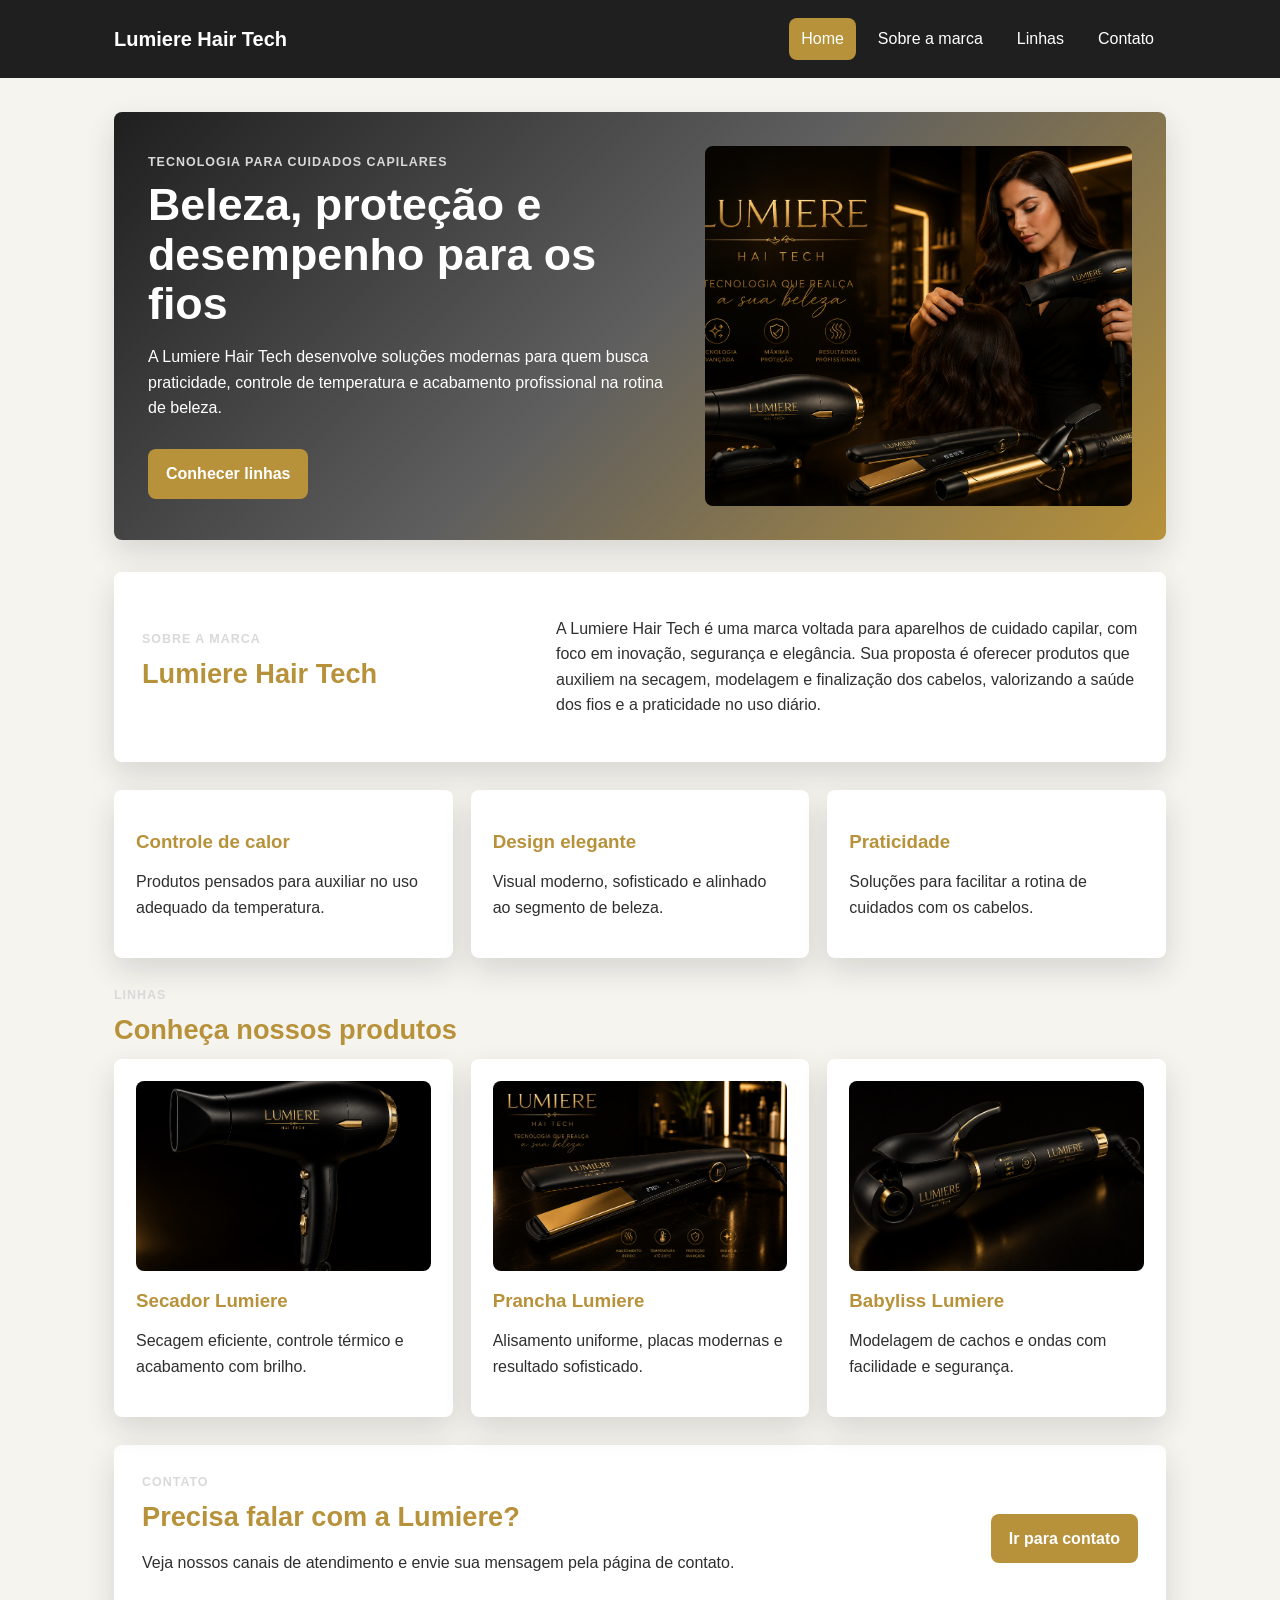
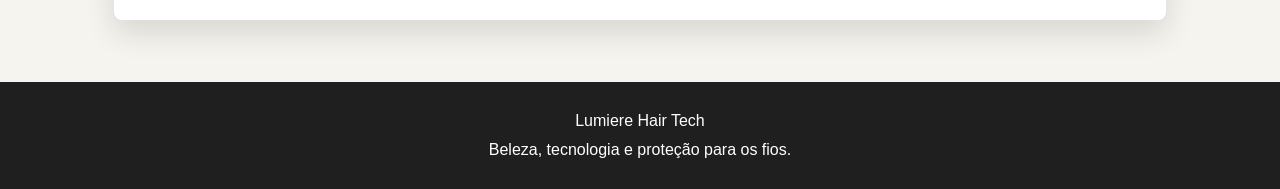
<file: index.html>
﻿<!DOCTYPE html>
<html lang="pt-BR">
<head>
    <meta charset="UTF-8">
    <meta name="viewport" content="width=device-width, initial-scale=1.0">
    <title>Lumiere Hair Tech | Home</title>
    <link rel="stylesheet" href="css/layout.css">
</head>
<body>
    <header class="cabecalho">
        <nav class="menu">
            <a class="logo" href="index.html">Lumiere Hair Tech</a>

            <div class="menu-links">
                <a href="index.html" class="ativo">Home</a>
                <a href="#sobre">Sobre a marca</a>
                <a href="#linhas">Linhas</a>
                <a href="contato.html">Contato</a>
            </div>
        </nav>
    </header>

    <main>
        <section class="banner">
            <div class="banner-texto">
                <p class="subtitulo">Tecnologia para cuidados capilares</p>
                <h1>Beleza, proteção e desempenho para os fios</h1>
                <p>
                    A Lumiere Hair Tech desenvolve soluções modernas para quem busca praticidade,
                    controle de temperatura e acabamento profissional na rotina de beleza.
                </p>
                <a class="botao" href="#linhas">Conhecer linhas</a>
            </div>

            <!-- Coloque na pasta img uma imagem chamada banner-lumiere.jpg -->
            <img src="img/banner-lumiere.jpg" alt="Mulher com cabelo bem cuidado" class="banner-imagem">
        </section>

        <section id="sobre" class="secao sobre">
            <div class="titulo-secao">
                <p class="subtitulo">Sobre a marca</p>
                <h2>Lumiere Hair Tech</h2>
            </div>

            <p>
                A Lumiere Hair Tech é uma marca voltada para aparelhos de cuidado capilar,
                com foco em inovação, segurança e elegância. Sua proposta é oferecer produtos
                que auxiliem na secagem, modelagem e finalização dos cabelos, valorizando a
                saúde dos fios e a praticidade no uso diário.
            </p>
        </section>

        <section class="secao beneficios">
            <article>
                <h3>Controle de calor</h3>
                <p>Produtos pensados para auxiliar no uso adequado da temperatura.</p>
            </article>

            <article>
                <h3>Design elegante</h3>
                <p>Visual moderno, sofisticado e alinhado ao segmento de beleza.</p>
            </article>

            <article>
                <h3>Praticidade</h3>
                <p>Soluções para facilitar a rotina de cuidados com os cabelos.</p>
            </article>
        </section>

        <section id="linhas" class="secao">
            <div class="titulo-secao">
                <p class="subtitulo">Linhas</p>
                <h2>Conheça nossos produtos</h2>
            </div>

            <div class="cards-produtos">
                <article class="card">
                    <!-- Coloque na pasta img uma imagem chamada secador-lumiere.jpg -->
                    <img src="img/secador-lumiere.jpg" alt="Secador Lumiere">
                    <h3>Secador Lumiere</h3>
                    <p>Secagem eficiente, controle térmico e acabamento com brilho.</p>
                </article>

                <article class="card">
                    <!-- Coloque na pasta img uma imagem chamada prancha-lumiere.jpg -->
                    <img src="img/prancha-lumiere.jpg" alt="Prancha Lumiere">
                    <h3>Prancha Lumiere</h3>
                    <p>Alisamento uniforme, placas modernas e resultado sofisticado.</p>
                </article>

                <article class="card">
                    <!-- Coloque na pasta img uma imagem chamada babyliss-lumiere.jpg -->
                    <img src="img/babyliss-lumiere.jpg" alt="Babyliss Lumiere">
                    <h3>Babyliss Lumiere</h3>
                    <p>Modelagem de cachos e ondas com facilidade e segurança.</p>
                </article>
            </div>
        </section>

        <section class="secao chamada-contato">
            <div>
                <p class="subtitulo">Contato</p>
                <h2>Precisa falar com a Lumiere?</h2>
                <p>Veja nossos canais de atendimento e envie sua mensagem pela página de contato.</p>
            </div>

            <a class="botao" href="contato.html">Ir para contato</a>
        </section>
    </main>

    <footer class="rodape">
        <p>Lumiere Hair Tech</p>
        <p>Beleza, tecnologia e proteção para os fios.</p>
    </footer>
</body>
</html>
</file>
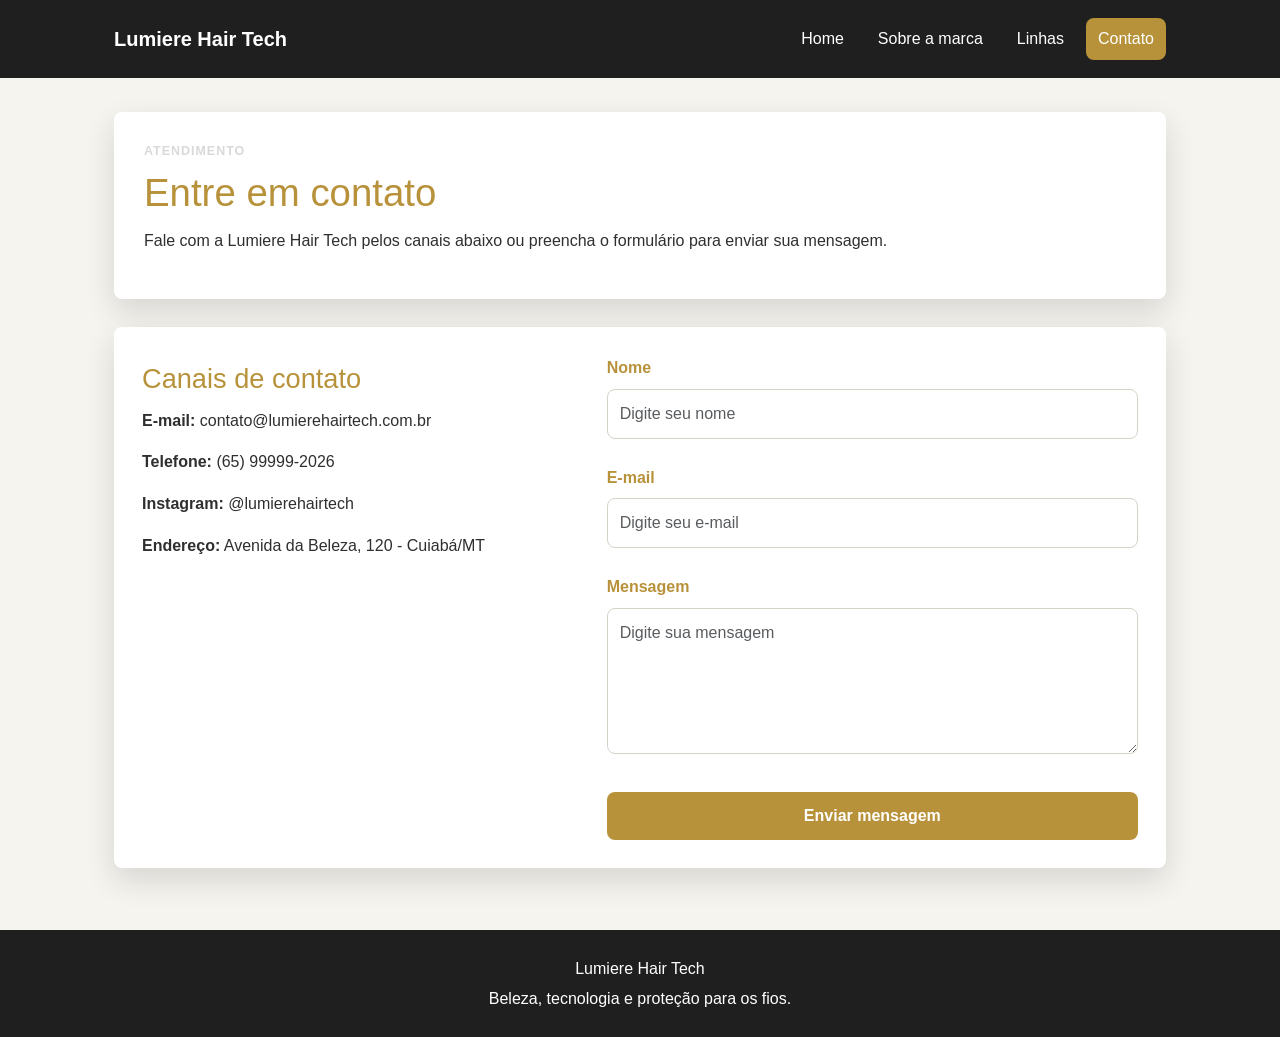
<file: contato.html>
﻿<!DOCTYPE html>
<html lang="pt-BR">
<head>
    <meta charset="UTF-8">
    <meta name="viewport" content="width=device-width, initial-scale=1.0">
    <title>Lumiere Hair Tech | Contato</title>
    <link href="https://cdn.jsdelivr.net/npm/bootstrap@5.3.3/dist/css/bootstrap.min.css" rel="stylesheet">
    <link rel="stylesheet" href="css/layout.css">
</head>
<body>
    <header class="cabecalho">
        <nav class="menu">
            <a class="logo" href="index.html">Lumiere Hair Tech</a>

            <div class="menu-links">
                <a href="index.html">Home</a>
                <a href="index.html#sobre">Sobre a marca</a>
                <a href="index.html#linhas">Linhas</a>
                <a href="contato.html" class="ativo">Contato</a>
            </div>
        </nav>
    </header>

    <main>
        <section class="topo-contato">
            <p class="subtitulo">Atendimento</p>
            <h1>Entre em contato</h1>
            <p>
                Fale com a Lumiere Hair Tech pelos canais abaixo ou preencha o formulário
                para enviar sua mensagem.
            </p>
        </section>

        <section class="secao contato-area">
            <div class="contato-info">
                <h2>Canais de contato</h2>

                <p><strong>E-mail:</strong> contato@lumierehairtech.com.br</p>
                <p><strong>Telefone:</strong> (65) 99999-2026</p>
                <p><strong>Instagram:</strong> @lumierehairtech</p>
                <p><strong>Endereço:</strong> Avenida da Beleza, 120 - Cuiabá/MT</p>
            </div>

            <form class="formulario">
                <div class="mb-3">
                    <label for="nome" class="form-label">Nome</label>
                    <input type="text" class="form-control" id="nome" name="nome" placeholder="Digite seu nome">
                </div>

                <div class="mb-3">
                    <label for="email" class="form-label">E-mail</label>
                    <input type="email" class="form-control" id="email" name="email" placeholder="Digite seu e-mail">
                </div>

                <div class="mb-3">
                    <label for="mensagem" class="form-label">Mensagem</label>
                    <textarea class="form-control" id="mensagem" name="mensagem" rows="5" placeholder="Digite sua mensagem"></textarea>
                </div>

                <button type="button" class="btn btn-primary">Enviar mensagem</button>
            </form>
        </section>
    </main>

    <footer class="rodape">
        <p>Lumiere Hair Tech</p>
        <p>Beleza, tecnologia e proteção para os fios.</p>
    </footer>
</body>
</html>
</file>
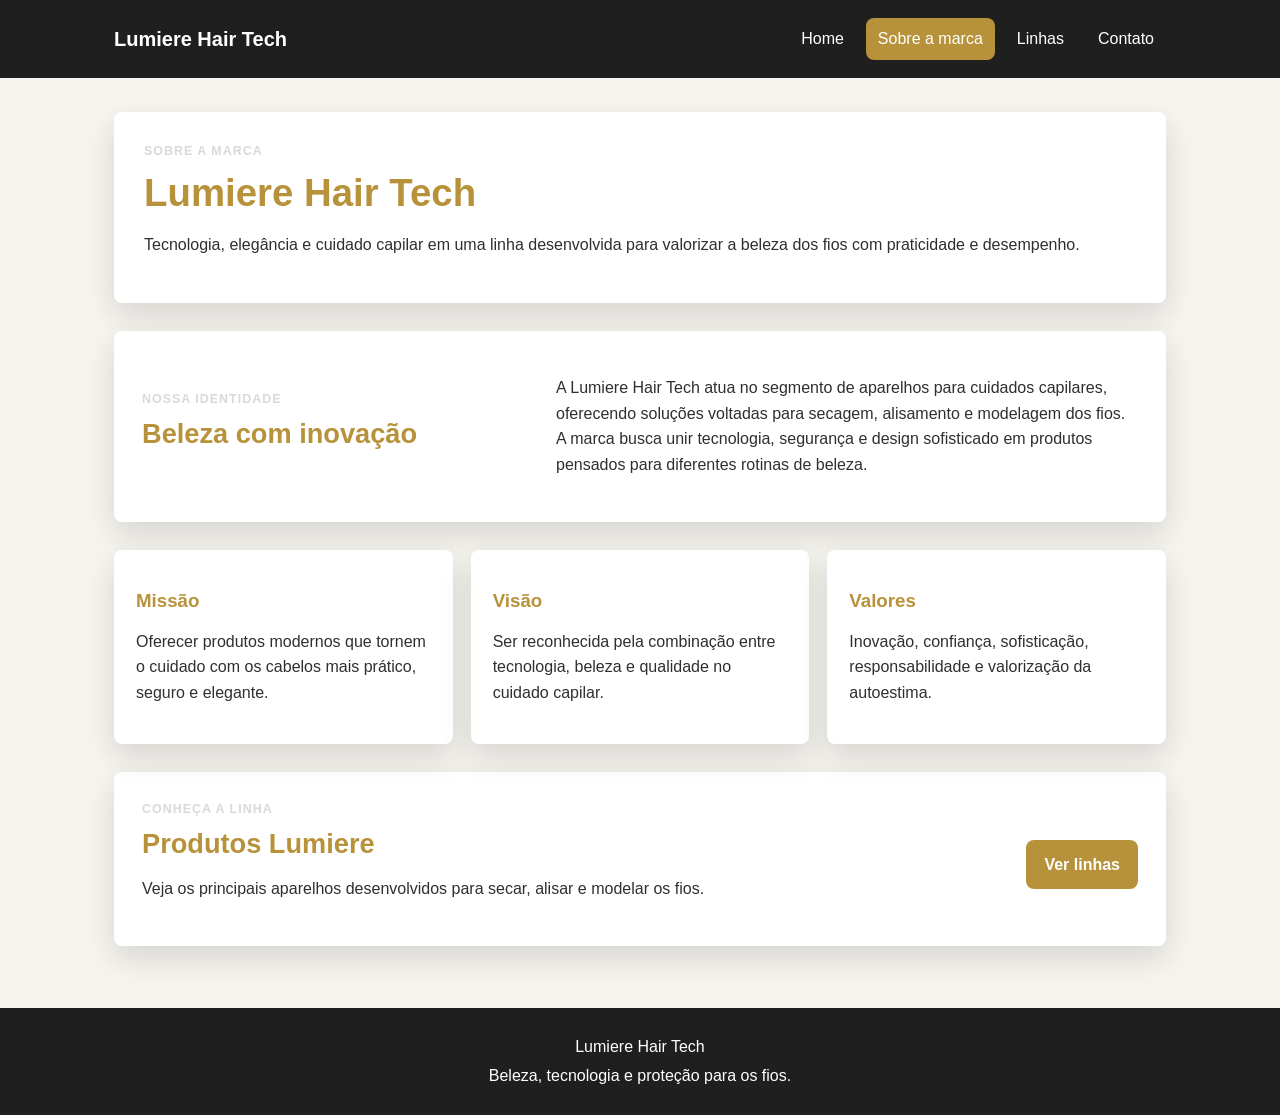
<file: sobre_marca.html>
﻿<!DOCTYPE html>
<html lang="pt-BR">
<head>
    <meta charset="UTF-8">
    <meta name="viewport" content="width=device-width, initial-scale=1.0">
    <title>Lumiere Hair Tech | Sobre a Marca</title>
    <link rel="stylesheet" href="css/layout.css">
</head>
<body>
    <header class="cabecalho">
        <nav class="menu">
            <a class="logo" href="index.html">Lumiere Hair Tech</a>

            <div class="menu-links">
                <a href="index.html">Home</a>
                <a href="sobre_marca.html" class="ativo">Sobre a marca</a>
                <a href="index.html#linhas">Linhas</a>
                <a href="contato.html">Contato</a>
            </div>
        </nav>
    </header>

    <main>
        <section class="topo-contato">
            <p class="subtitulo">Sobre a marca</p>
            <h1>Lumiere Hair Tech</h1>
            <p>
                Tecnologia, elegância e cuidado capilar em uma linha desenvolvida para
                valorizar a beleza dos fios com praticidade e desempenho.
            </p>
        </section>

        <section class="secao sobre">
            <div class="titulo-secao">
                <p class="subtitulo">Nossa identidade</p>
                <h2>Beleza com inovação</h2>
            </div>

            <p>
                A Lumiere Hair Tech atua no segmento de aparelhos para cuidados capilares,
                oferecendo soluções voltadas para secagem, alisamento e modelagem dos fios.
                A marca busca unir tecnologia, segurança e design sofisticado em produtos
                pensados para diferentes rotinas de beleza.
            </p>
        </section>

        <section class="secao beneficios">
            <article>
                <h3>Missão</h3>
                <p>Oferecer produtos modernos que tornem o cuidado com os cabelos mais prático, seguro e elegante.</p>
            </article>

            <article>
                <h3>Visão</h3>
                <p>Ser reconhecida pela combinação entre tecnologia, beleza e qualidade no cuidado capilar.</p>
            </article>

            <article>
                <h3>Valores</h3>
                <p>Inovação, confiança, sofisticação, responsabilidade e valorização da autoestima.</p>
            </article>
        </section>

        <section class="secao chamada-contato">
            <div>
                <p class="subtitulo">Conheça a linha</p>
                <h2>Produtos Lumiere</h2>
                <p>Veja os principais aparelhos desenvolvidos para secar, alisar e modelar os fios.</p>
            </div>

            <a class="botao" href="index.html#linhas">Ver linhas</a>
        </section>
    </main>

    <footer class="rodape">
        <p>Lumiere Hair Tech</p>
        <p>Beleza, tecnologia e proteção para os fios.</p>
    </footer>
</body>
</html>
</file>
<file: css/layout.css>
﻿:root {
    --cor-principal: #b8923a;
    --cor-secundaria: #d9d9d9;
    --cor-fundo: #f6f4ef;
    --cor-texto: #2f2f2f;
    --cor-branca: #ffffff;
    --cor-escura: #1f1f1f;
    --cor-borda: #d6d2c8;
    --sombra: 0 12px 30px rgba(31, 31, 31, 0.14);
    --raio-borda: 8px;
}

* {
    box-sizing: border-box;
}

body {
    margin: 0;
    font-family: Arial, Helvetica, sans-serif;
    background-color: var(--cor-fundo);
    color: var(--cor-texto);
    line-height: 1.6;
}

img {
    max-width: 100%;
    display: block;
}

.cabecalho {
    background-color: var(--cor-escura);
    color: var(--cor-branca);
}

.menu {
    max-width: 1100px;
    margin: 0 auto;
    padding: 18px 24px;
    display: flex;
    justify-content: space-between;
    align-items: center;
    gap: 20px;
}

.logo {
    color: var(--cor-branca);
    font-size: 1.25rem;
    font-weight: bold;
    text-decoration: none;
}

.menu-links {
    display: flex;
    flex-wrap: wrap;
    gap: 10px;
}

.menu-links a {
    color: var(--cor-branca);
    text-decoration: none;
    padding: 8px 12px;
    border-radius: var(--raio-borda);
    transition: 0.3s;
}

.menu-links a:hover,
.menu-links .ativo {
    background-color: var(--cor-principal);
    color: var(--cor-branca);
}

main {
    max-width: 1100px;
    margin: 0 auto;
    padding: 34px 24px;
}

.banner {
    display: grid;
    grid-template-columns: 1.1fr 0.9fr;
    align-items: center;
    gap: 34px;
    margin-bottom: 32px;
    padding: 34px;
    background: linear-gradient(135deg, #1f1f1f, #5f5f5f, var(--cor-principal));
    color: var(--cor-branca);
    border-radius: var(--raio-borda);
    box-shadow: var(--sombra);
}

.banner h1 {
    margin: 8px 0 16px;
    font-size: 2.8rem;
    line-height: 1.1;
}

.banner p {
    max-width: 620px;
}

.banner-imagem {
    width: 100%;
    height: 360px;
    object-fit: cover;
    background-color: var(--cor-borda);
    border-radius: var(--raio-borda);
}

.subtitulo {
    margin: 0;
    color: var(--cor-secundaria);
    font-size: 0.78rem;
    font-weight: bold;
    text-transform: uppercase;
    letter-spacing: 0.08em;
}

.botao,
.formulario button {
    display: inline-block;
    margin-top: 12px;
    padding: 12px 18px;
    border: none;
    border-radius: var(--raio-borda);
    background-color: var(--cor-principal);
    color: var(--cor-branca);
    font-weight: bold;
    text-decoration: none;
    cursor: pointer;
}

.secao {
    margin-bottom: 28px;
}

.sobre,
.beneficios article,
.card,
.chamada-contato,
.contato-area,
.topo-contato {
    background-color: var(--cor-branca);
    border-radius: var(--raio-borda);
    box-shadow: var(--sombra);
}

.sobre {
    padding: 28px;
    display: grid;
    grid-template-columns: 0.8fr 1.2fr;
    gap: 26px;
    align-items: center;
}

h1,
h2,
h3 {
    line-height: 1.2;
}

h2,
h3 {
    color: var(--cor-principal);
}

h2 {
    margin: 8px 0 12px;
    font-size: 1.7rem;
}

h3 {
    margin-bottom: 8px;
}

.beneficios,
.cards-produtos {
    display: grid;
    grid-template-columns: repeat(3, 1fr);
    gap: 18px;
}

.beneficios article,
.card {
    padding: 22px;
}

.card img {
    width: 100%;
    height: 190px;
    object-fit: cover;
    background-color: var(--cor-borda);
    border-radius: var(--raio-borda);
}

.chamada-contato {
    padding: 28px;
    display: flex;
    justify-content: space-between;
    align-items: center;
    gap: 24px;
}

.topo-contato {
    padding: 30px;
    margin-bottom: 28px;
}

.topo-contato h1 {
    margin: 8px 0 12px;
    color: var(--cor-principal);
    font-size: 2.4rem;
}

.contato-area {
    padding: 28px;
    display: grid;
    grid-template-columns: 0.9fr 1.1fr;
    gap: 30px;
}

.formulario {
    display: flex;
    flex-direction: column;
    gap: 10px;
}

.formulario label {
    color: var(--cor-principal);
    font-weight: bold;
}

.formulario input,
.formulario textarea {
    width: 100%;
    padding: 12px;
    border: 1px solid var(--cor-borda);
    border-radius: var(--raio-borda);
    font-family: Arial, Helvetica, sans-serif;
}

.rodape {
    background-color: var(--cor-escura);
    color: var(--cor-branca);
    text-align: center;
    padding: 22px;
}

.rodape p {
    margin: 4px 0;
}

@media (max-width: 800px) {
    .menu,
    .chamada-contato {
        flex-direction: column;
        align-items: flex-start;
    }

    .banner,
    .sobre,
    .contato-area {
        grid-template-columns: 1fr;
    }

    .banner h1 {
        font-size: 2.2rem;
    }

    .beneficios,
    .cards-produtos {
        grid-template-columns: 1fr;
    }

    .banner-imagem {
        height: 260px;
    }
}

.btn-primary {
    background-color: var(--cor-secundaria);
    border-color: var(--cor-secundaria);
    color: var(--cor-escura);
    font-weight: bold;
}

.btn-primary:hover {
    background-color: var(--cor-escura);
    border-color: var(--cor-escura);
    color: var(--cor-branca);
}




.formulario .btn-primary {
    background-color: var(--cor-principal);
    border-color: var(--cor-principal);
    color: var(--cor-branca);
}

.formulario .btn-primary:hover {
    background-color: var(--cor-escura);
    border-color: var(--cor-escura);
    color: var(--cor-branca);
}
</file>
